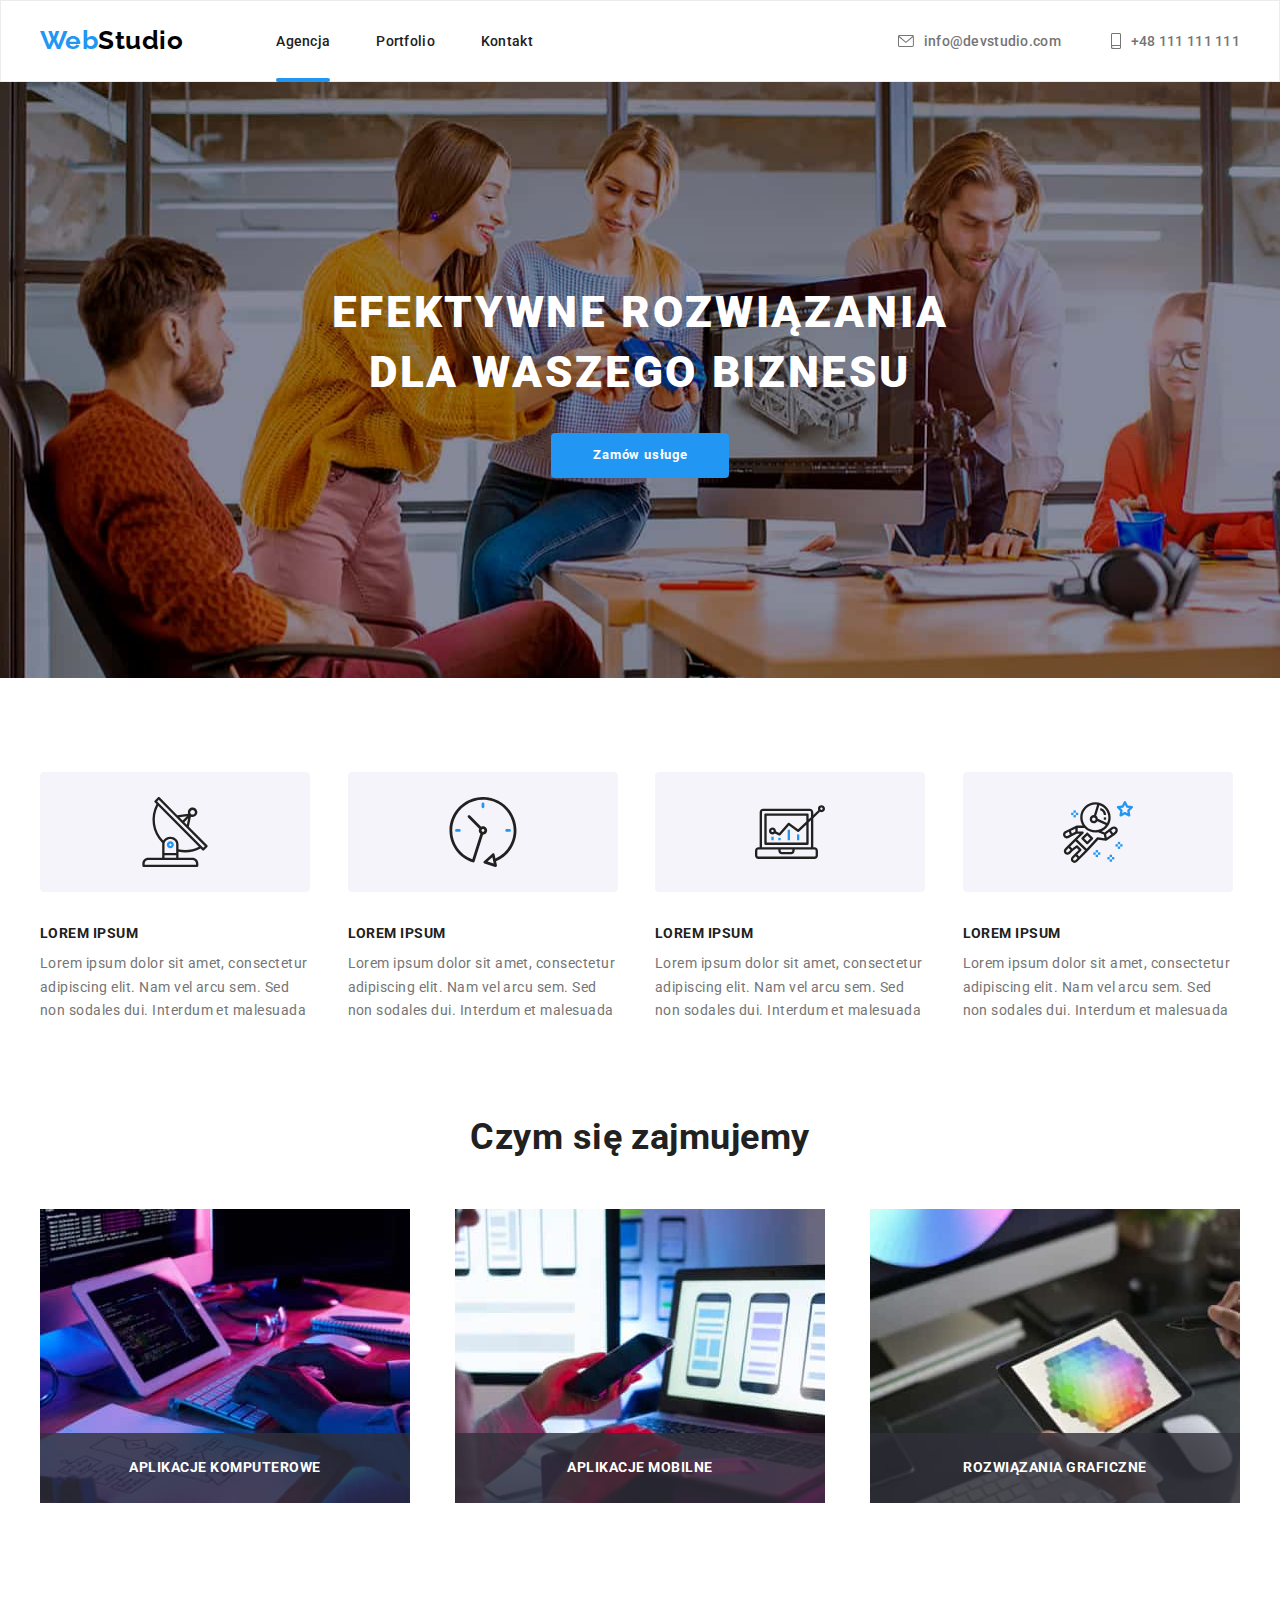
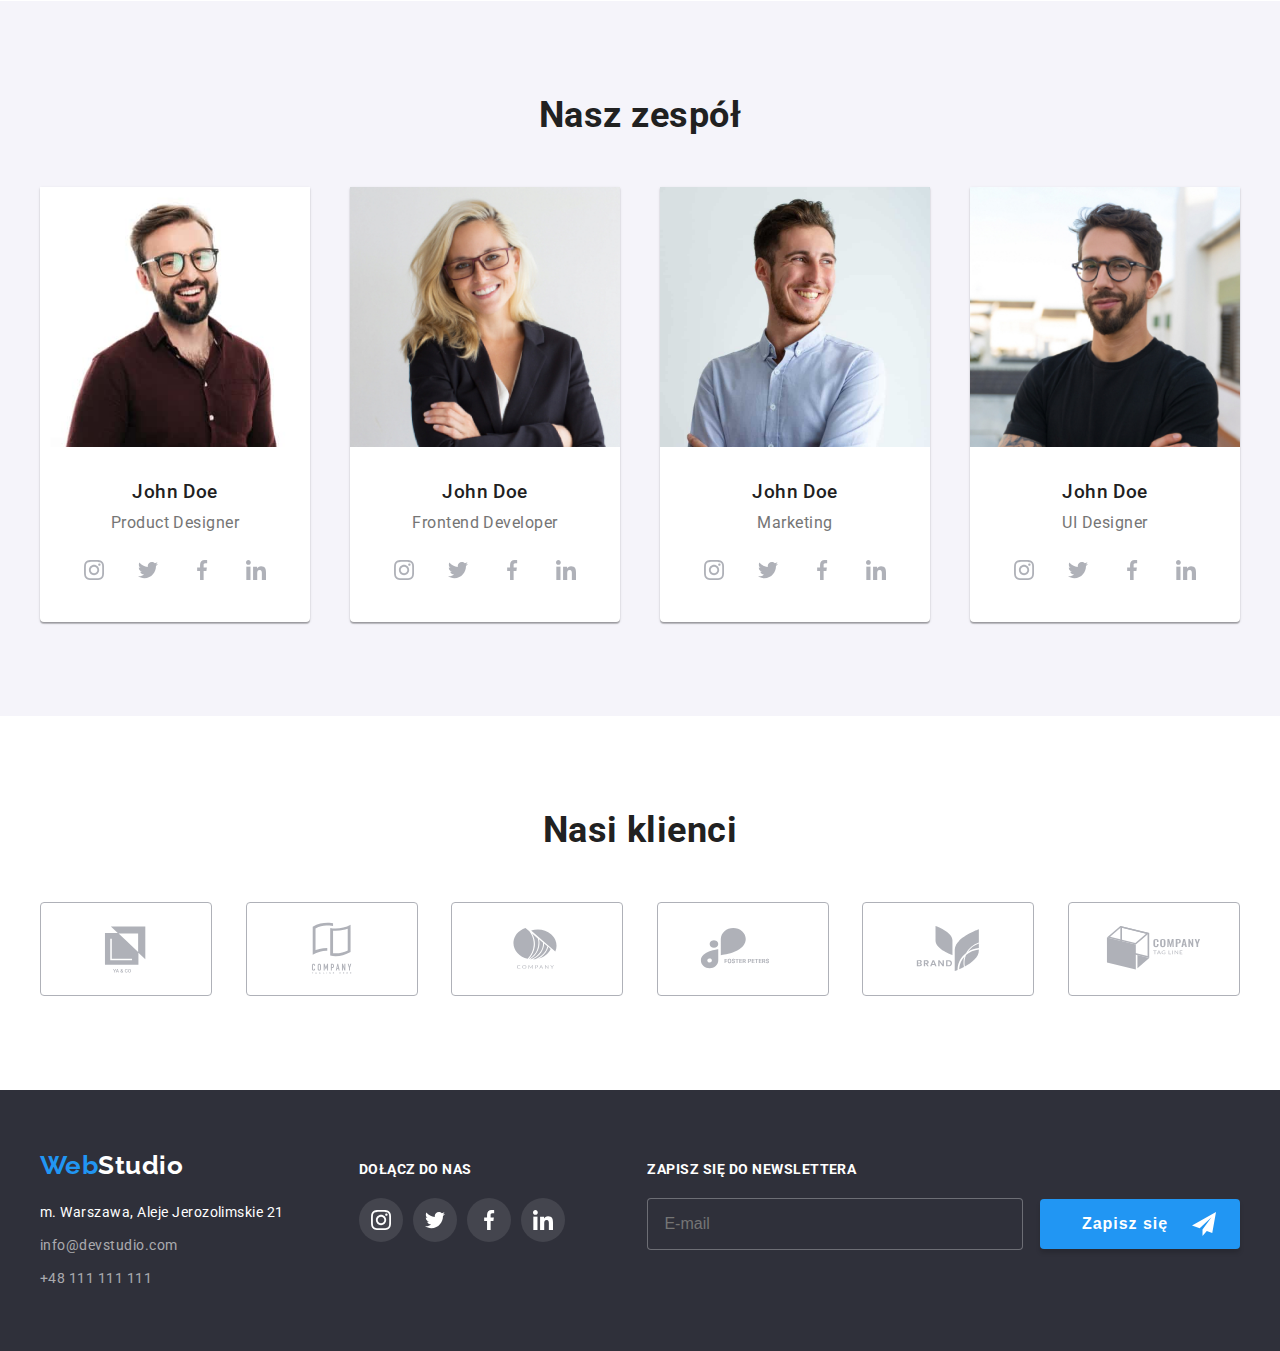
<file: index.html>
<!DOCTYPE html>
<html lang="pl">
  <head>
    <meta charset="UTF-8" />
    <meta http-equiv="X-UA-Compatible" content="IE=edge" />
    <meta name="viewport" content="width=device-width, initial-scale=1.0" />
    <link rel="preconnect" href="https://fonts.googleapis.com" />
    <link rel="preconnect" href="https://fonts.gstatic.com" crossorigin />
    <link
      href="https://fonts.googleapis.com/css2?family=Raleway:wght@700&family=Roboto:wght@400;500;700;900&display=swap"
      rel="stylesheet"
    />
    <link
      rel="stylesheet"
      href="https://cdnjs.cloudflare.com/ajax/libs/modern-normalize/1.1.0/modern-normalize.min.css"
      integrity="sha512-wpPYUAdjBVSE4KJnH1VR1HeZfpl1ub8YT/NKx4PuQ5NmX2tKuGu6U/JRp5y+Y8XG2tV+wKQpNHVUX03MfMFn9Q=="
      crossorigin="anonymous"
      referrerpolicy="no-referrer"
    />
    <link href="./css/main.min.css" rel="stylesheet" />
    <title>WebStudio</title>
  </head>
  <body>
    <header class="header">
      <div class="container header__navigation">
        <nav class="header__navigation">
          <a class="logo logo--place" href="./index.html">
            Web<span class="logo__navigation">Studio</span></a
          >
          <ul class="header__menu-primary">
            <li>
              <a
                class="header__menu-primary-link active-border"
                href="./index.html"
                >Agencja</a
              >
            </li>
            <li>
              <a class="header__menu-primary-link" href="./portfolio.html"
                >Portfolio</a
              >
            </li>
            <li>
              <a class="header__menu-primary-link" href="#">Kontakt</a>
            </li>
          </ul>
        </nav>
        <ul class="header__menu-secondary">
          <li>
            <a
              class="header__menu-secondary-contact"
              href="mailto:info@devstudio.com"
            >
              <svg width="16" height="12">
                <use href="./images/icons.svg#icon-envelope"></use>
              </svg>
              info@devstudio.com
            </a>
          </li>
          <li>
            <a class="header__menu-secondary-contact" href="tel:+48111111111">
              <svg width="10" height="16">
                <use href="./images/icons.svg#icon-smartphone-1"></use>
              </svg>
              +48 111 111 111</a
            >
          </li>
        </ul>
      </div>
    </header>
    <main>
      <section class="main-section">
        <div class="container">
          <h1 class="main-primary__title">
            EFEKTYWNE ROZWIĄZANIA <br />
            DLA WASZEGO BIZNESU
          </h1>
          <button data-modal-open class="main-primary__button" type="button">
            Zamów usługe
          </button>
        </div>
      </section>
      <!--lorem -->
      <section class="section">
        <div class="container">
          <ul class="lorem">
            <li>
              <svg width="270" height="120">
                <use href="./images/icons.svg#icon-Group-1-1"></use>
              </svg>
              <h3 class="lorem__title">LOREM IPSUM</h3>
              <p class="lorem__subtitle">
                Lorem ipsum dolor sit amet, consectetur adipiscing elit. Nam vel
                arcu sem. Sed non sodales dui. Interdum et malesuada
              </p>
            </li>
            <li>
              <svg width="270" height="120">
                <use href="./images/icons.svg#icon-Group-2-1"></use>
              </svg>
              <h3 class="lorem__title">LOREM IPSUM</h3>
              <p class="lorem__subtitle">
                Lorem ipsum dolor sit amet, consectetur adipiscing elit. Nam vel
                arcu sem. Sed non sodales dui. Interdum et malesuada
              </p>
            </li>
            <li>
              <svg width="270" height="120">
                <use href="./images/icons.svg#icon-Group-3-1"></use>
              </svg>
              <h3 class="lorem__title">LOREM IPSUM</h3>
              <p class="lorem__subtitle">
                Lorem ipsum dolor sit amet, consectetur adipiscing elit. Nam vel
                arcu sem. Sed non sodales dui. Interdum et malesuada
              </p>
            </li>
            <li>
              <svg width="270" height="120">
                <use href="./images/icons.svg#icon-Group-4"></use>
              </svg>
              <h3 class="lorem__title">LOREM IPSUM</h3>
              <p class="lorem__subtitle">
                Lorem ipsum dolor sit amet, consectetur adipiscing elit. Nam vel
                arcu sem. Sed non sodales dui. Interdum et malesuada
              </p>
            </li>
          </ul>
        </div>
      </section>
      <!--zajęcia-->
      <section class="section section--place">
        <div class="container">
          <h2 class="section__header">Czym się zajmujemy</h2>
          <ul class="work">
            <li>
              <figure class="work__image">
                <img
                  src="images/img1.jpg"
                  alt="praca przy komputerze "
                  width="370"
                  height="294"
                />
                <figcaption class="work__title">
                  APLIKACJE KOMPUTEROWE
                </figcaption>
              </figure>
            </li>
            <li>
              <figure class="work__image">
                <img
                  src="images/img2.jpg"
                  alt="praca na telefonie"
                  width="370"
                  height="294"
                />
                <figcaption class="work__title">APLIKACJE MOBILNE</figcaption>
              </figure>
            </li>
            <li>
              <figure class="work__image">
                <img
                  src="images/img3.jpg"
                  alt="praca na tablecie"
                  width="370"
                  height="294"
                />
                <figcaption class="work__title">
                  ROZWIĄZANIA GRAFICZNE
                </figcaption>
              </figure>
            </li>
          </ul>
        </div>
      </section>
      <!--zespół-->
      <section class="section section--color">
        <div class="container">
          <h2 class="section__header">Nasz zespół</h2>
          <ul class="team">
            <li>
              <figure class="team__item">
                <img
                  src="images/img4.jpg"
                  alt="Mężczyzna w okularach i ciemnej koszuli"
                  width="270"
                  height="260"
                />
                <figcaption>
                  <h3 class="team__name">John Doe</h3>
                  <p class="team__position">Product Designer</p>
                  <ul class="team__icons">
                    <li>
                      <a href="#" class="team__icon">
                        <svg width="20" height="20">
                          <use href="./images/icons.svg#icon-instagram-2"></use>
                        </svg>
                      </a>
                    </li>
                    <li>
                      <a href="#" class="team__icon">
                        <svg width="20" height="20">
                          <use href="./images/icons.svg#icon-twitter-1"></use>
                        </svg>
                      </a>
                    </li>
                    <li>
                      <a href="#" class="team__icon">
                        <svg width="20" height="20">
                          <use href="./images/icons.svg#icon-facebook-1"></use>
                        </svg>
                      </a>
                    </li>
                    <li>
                      <a href="#" class="team__icon">
                        <svg width="20" height="20">
                          <use href="./images/icons.svg#icon-linkedin-1"></use>
                        </svg>
                      </a>
                    </li>
                  </ul>
                </figcaption>
              </figure>
            </li>
            <li>
              <figure class="team__item">
                <img
                  src="images/img5.jpg"
                  alt="Kobieta w okularach w czarnej garsonce"
                  width="270"
                  height="260"
                />
                <figcaption>
                  <h3 class="team__name">John Doe</h3>
                  <p class="team__position">Frontend Developer</p>
                  <ul class="team__icons">
                    <li>
                      <a href="#" class="team__icon">
                        <svg width="20" height="20">
                          <use href="./images/icons.svg#icon-instagram-2"></use>
                        </svg>
                      </a>
                    </li>
                    <li>
                      <a href="#" class="team__icon">
                        <svg width="20" height="20">
                          <use href="./images/icons.svg#icon-twitter-1"></use>
                        </svg>
                      </a>
                    </li>
                    <li>
                      <a href="#" class="team__icon">
                        <svg width="20" height="20">
                          <use href="./images/icons.svg#icon-facebook-1"></use>
                        </svg>
                      </a>
                    </li>
                    <li>
                      <a href="#" class="team__icon">
                        <svg width="20" height="20">
                          <use href="./images/icons.svg#icon-linkedin-1"></use>
                        </svg>
                      </a>
                    </li>
                  </ul>
                </figcaption>
              </figure>
            </li>
            <li>
              <figure class="team__item">
                <img
                  src="images/img6.jpg"
                  alt="Mężczyzna w jasnej koszuli"
                  width="270"
                  height="260"
                />
                <figcaption>
                  <h3 class="team__name">John Doe</h3>
                  <p class="team__position">Marketing</p>
                  <ul class="team__icons">
                    <li>
                      <a href="#" class="team__icon">
                        <svg width="20" height="20">
                          <use href="./images/icons.svg#icon-instagram-2"></use>
                        </svg>
                      </a>
                    </li>
                    <li>
                      <a href="#" class="team__icon">
                        <svg width="20" height="20">
                          <use href="./images/icons.svg#icon-twitter-1"></use>
                        </svg>
                      </a>
                    </li>
                    <li>
                      <a href="#" class="team__icon">
                        <svg width="20" height="20">
                          <use href="./images/icons.svg#icon-facebook-1"></use>
                        </svg>
                      </a>
                    </li>
                    <li>
                      <a href="#" class="team__icon">
                        <svg width="20" height="20">
                          <use href="./images/icons.svg#icon-linkedin-1"></use>
                        </svg>
                      </a>
                    </li>
                  </ul>
                </figcaption>
              </figure>
            </li>
            <li>
              <figure class="team__item">
                <img
                  src="images/img7.jpg"
                  alt="Mężczyzna w okularach i ciemnej koszulce"
                  width="270"
                  height="260"
                />
                <figcaption>
                  <h3 class="team__name">John Doe</h3>
                  <p class="team__position">UI Designer</p>
                  <ul class="team__icons">
                    <li>
                      <a href="#" class="team__icon">
                        <svg width="20" height="20">
                          <use href="./images/icons.svg#icon-instagram-2"></use>
                        </svg>
                      </a>
                    </li>
                    <li>
                      <a href="#" class="team__icon">
                        <svg width="20" height="20">
                          <use href="./images/icons.svg#icon-twitter-1"></use>
                        </svg>
                      </a>
                    </li>
                    <li>
                      <a href="#" class="team__icon">
                        <svg width="20" height="20">
                          <use href="./images/icons.svg#icon-facebook-1"></use>
                        </svg>
                      </a>
                    </li>
                    <li>
                      <a href="#" class="team__icon">
                        <svg width="20" height="20">
                          <use href="./images/icons.svg#icon-linkedin-1"></use>
                        </svg>
                      </a>
                    </li>
                  </ul>
                </figcaption>
              </figure>
            </li>
          </ul>
        </div>
      </section>
      <!--nasi klienci-->
      <section class="section">
        <div class="container">
          <h2 class="section__header">Nasi klienci</h2>
          <ul class="clients">
            <li>
              <a href="#" class="clients__icon">
                <svg width="106" height="60.04">
                  <use href="./images/icons.svg#icon-Logo"></use>
                </svg>
              </a>
            </li>
            <li>
              <a href="#" class="clients__icon">
                <svg width="106" height="60.04">
                  <use href="./images/icons.svg#icon-Logo-1"></use>
                </svg>
              </a>
            </li>
            <li>
              <a href="#" class="clients__icon">
                <svg width="106" height="60.04">
                  <use href="./images/icons.svg#icon-Logo-2"></use>
                </svg>
              </a>
            </li>
            <li>
              <a href="#" class="clients__icon">
                <svg width="106" height="60.04">
                  <use href="./images/icons.svg#icon-Logo-3"></use>
                </svg>
              </a>
            </li>
            <li>
              <a href="#" class="clients__icon">
                <svg width="106" height="60.04">
                  <use href="./images/icons.svg#icon-Logo-4"></use>
                </svg>
              </a>
            </li>
            <li>
              <a href="#" class="clients__icon">
                <svg width="106" height="60.04">
                  <use href="./images/icons.svg#icon-Logo-5"></use>
                </svg>
              </a>
            </li>
          </ul>
        </div>
      </section>
    </main>
    <footer class="foot">
      <div class="container container--flex">
        <div>
          <a class="logo" href="./index.htm">
            Web<span class="logo__foot">Studio</span>
          </a>
          <address>
            <ul class="address address--place">
              <li>m. Warszawa, Aleje Jerozolimskie 21</li>
              <li class="address__list">
                <a class="address__link" href="mailto:info@devstudio.com"
                  >info@devstudio.com</a
                >
              </li>
              <li class="address__list">
                <a class="address__link" href="tel:+48111111111"
                  >+48 111 111 111</a
                >
              </li>
            </ul>
          </address>
        </div>
        <div>
          <h4 class="join join--top">DOŁĄCZ DO NAS</h4>
          <ul class="join__list">
            <li>
              <a href="#" class="join__icon">
                <svg width="20" height="20">
                  <use href="./images/icons.svg#icon-instagram-2-1"></use>
                </svg>
              </a>
            </li>
            <li>
              <a href="#" class="join__icon">
                <svg width="20" height="20">
                  <use href="./images/icons.svg#icon-twitter-1-1"></use>
                </svg>
              </a>
            </li>
            <li>
              <a href="#" class="join__icon">
                <svg width="20" height="20">
                  <use href="./images/icons.svg#icon-facebook-1-1"></use>
                </svg>
              </a>
            </li>
            <li>
              <a href="#" class="join__icon">
                <svg width="20" height="20">
                  <use href="./images/icons.svg#icon-linkedin-1-1"></use>
                </svg>
              </a>
            </li>
          </ul>
        </div>
        <div class="news-place">
          <h4 class="newsletter">ZAPISZ SIĘ DO NEWSLETTERA</h4>
          <form>
            <input
              class="newsletter__email"
              type="email"
              name="email"
              placeholder="E-mail"
            />
            <button class="newsletter__button" type="submit">
              Zapisz się
              <svg class="newsletter__icon" width="24" height="24">
                <use href="./images/icons.svg#icon-icon-send-1"></use>
              </svg>
            </button>
          </form>
        </div>
      </div>
    </footer>
    <div data-modal class="backdrop is-hidden">
      <div class="modal">
        <div class="modal__control">
          <button class="modal__close" data-modal-close type="button">
            <svg class="modal__svg" width="18" height="18">
              <use href="./images/icons.svg#icon-close-black-18dp-2-1-2"></use>
            </svg>
          </button>
        </div>
        <h4 class="modal__contact">Zostaw swoje dane w formularzu poniżej</h4>
        <form class="form">
          <label class="form__name" for="name">
            Imię
            <input class="form__title" type="text" name="name" id="name" />
            <svg class="form__icon" width="18" height="18">
              <use href="./images/icons.svg#icon-person-black-18dp-1-2"></use>
            </svg>
          </label>
          <label class="form__tel" for="tel">
            Telefon
            <input class="form__title" type="tel" name="tel" id="tel" />
            <svg class="form__icon" width="18" height="18">
              <use href="./images/icons.svg#icon-phone-black-18dp-1-2"></use>
            </svg>
          </label>
          <label class="form__email" for="email">
            Email
            <input class="form__title" type="email" name="email" id="email" />
            <svg class="form__icon" width="18" height="18">
              <use href="./images/icons.svg#icon-email-black-18dp-1-2"></use>
            </svg>
          </label>
          <label class="form__comment" for="text"
            >Komentarz
            <textarea
              class="form__textarea"
              name="text"
              id="text"
              placeholder="Wprowadź tekst"
            ></textarea>
          </label>
          <label class="form__checkbox" for="check"
            ><input
              type="checkbox"
              id="check"
              name="check"
              value="1"
              class="form__input-checkbox"
            />Oświadczam iż akceptuję
            <a class="form__link" href="#">Regulamin</a> i
            <a class="form__link" href="#">Politykę Prywatności</a>.</label
          >
          <button class="modal-button" type="submit">Wyślij</button>
        </form>
      </div>
    </div>
    <script src="./js/modal.js"></script>
  </body>
</html>
</file>
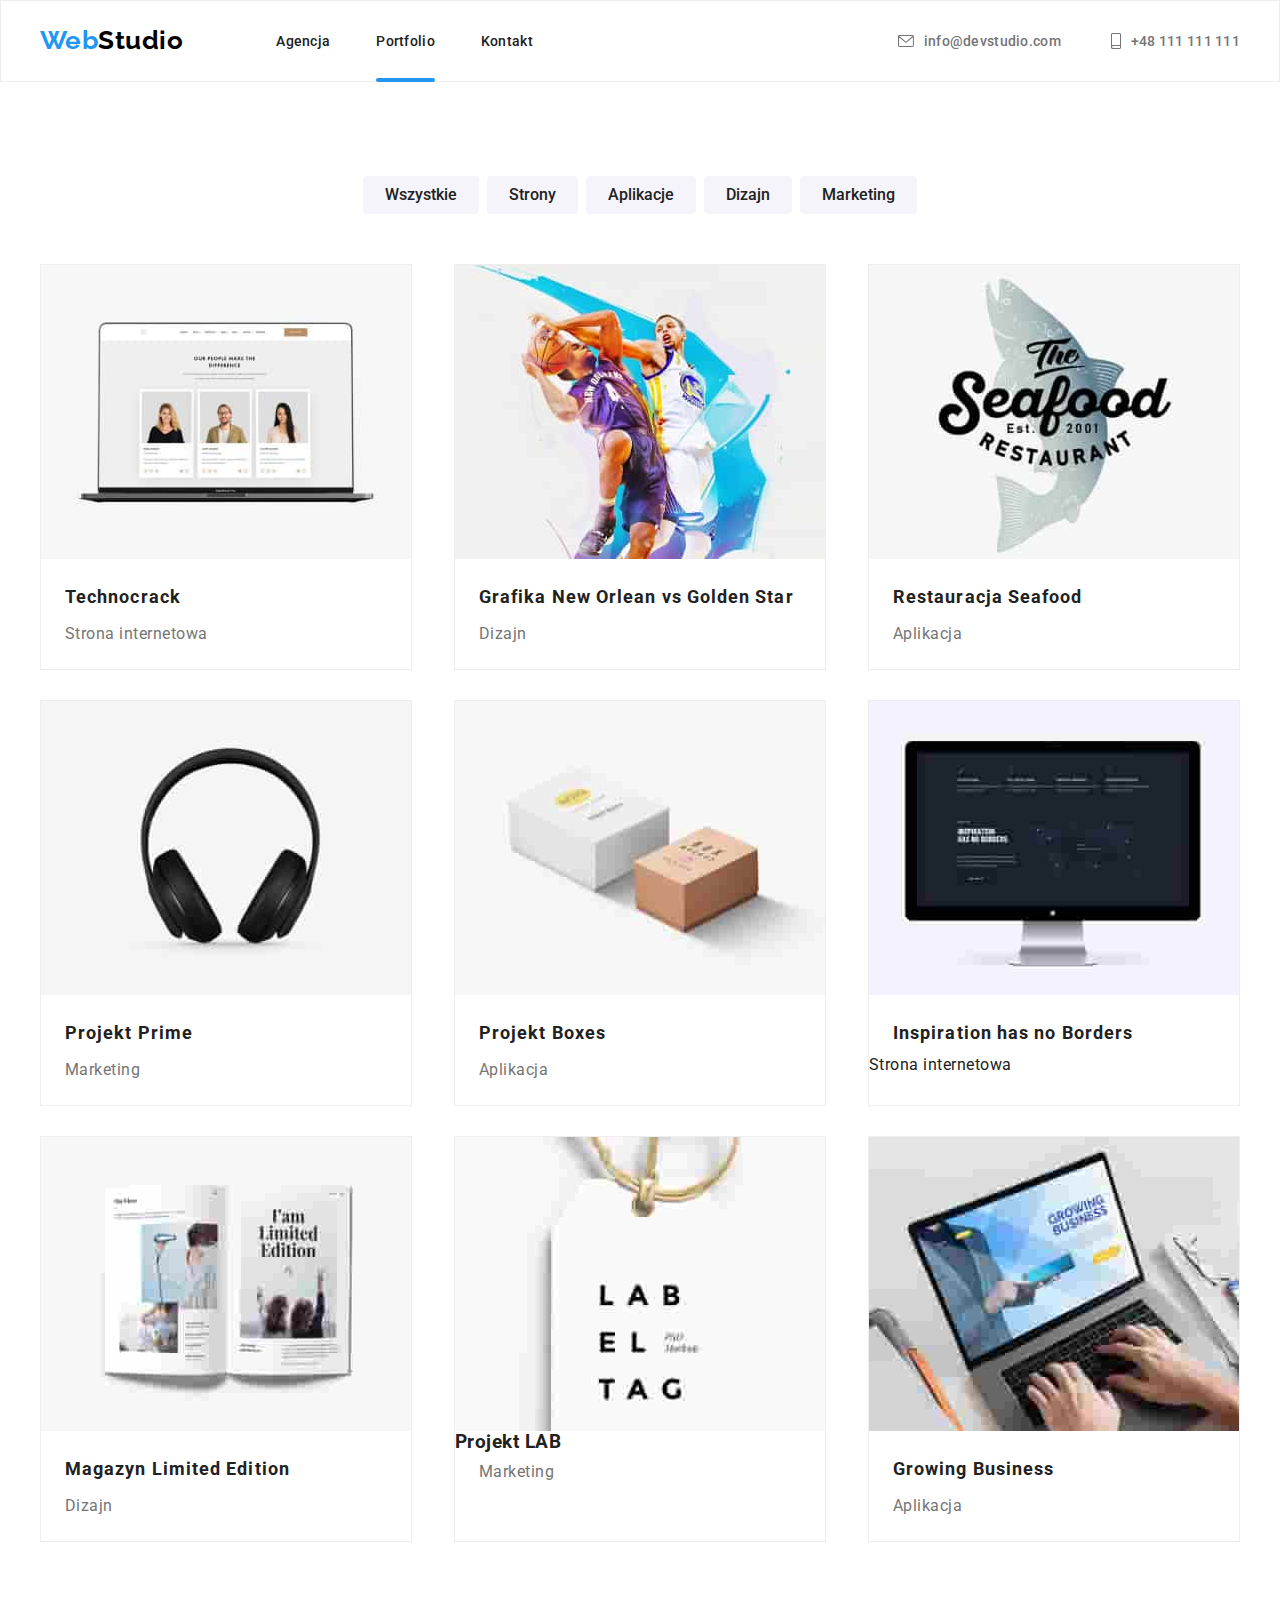
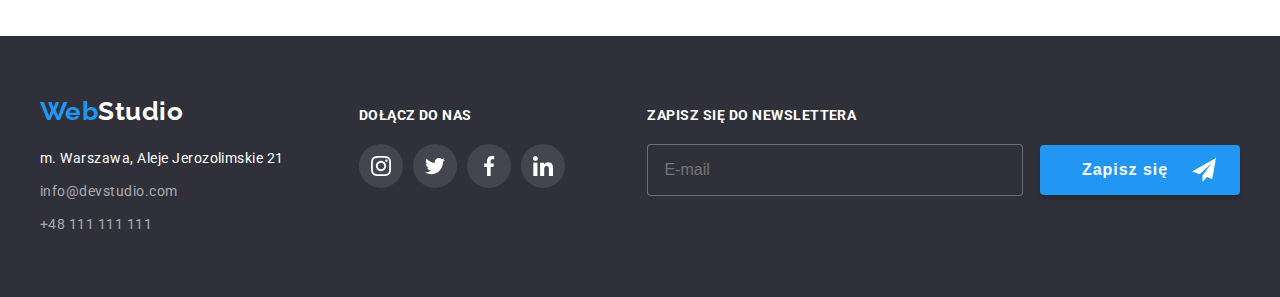
<file: portfolio.html>
<!DOCTYPE html>
<html lang="pl">
  <head>
    <meta charset="UTF-8" />
    <meta http-equiv="X-UA-Compatible" content="IE=edge" />
    <meta name="viewport" content="width=device-width, initial-scale=1.0" />
    <link rel="preconnect" href="https://fonts.googleapis.com" />
    <link rel="preconnect" href="https://fonts.gstatic.com" crossorigin />
    <link
      href="https://fonts.googleapis.com/css2?family=Raleway:wght@700&family=Roboto:wght@400;500;700;900&display=swap"
      rel="stylesheet"
    />
    <link
      rel="stylesheet"
      href="https://cdnjs.cloudflare.com/ajax/libs/modern-normalize/1.1.0/modern-normalize.min.css"
      integrity="sha512-wpPYUAdjBVSE4KJnH1VR1HeZfpl1ub8YT/NKx4PuQ5NmX2tKuGu6U/JRp5y+Y8XG2tV+wKQpNHVUX03MfMFn9Q=="
      crossorigin="anonymous"
      referrerpolicy="no-referrer"
    />
    <link href="./css/main.min.css" rel="stylesheet" />
    <title>portfolio</title>
  </head>
  <body>
    <header class="header">
      <section>
        <div class="container header__navigation">
          <nav class="header__navigation">
            <a class="logo logo--place" href="./index.html">
              Web<span class="logo__navigation">Studio</span></a
            >
            <ul class="header__menu-primary">
              <li>
                <a class="header__menu-primary-link" href="./index.html"
                  >Agencja</a
                >
              </li>
              <li>
                <a
                  class="header__menu-primary-link active-border"
                  href="./portfolio.html"
                  >Portfolio</a
                >
              </li>
              <li>
                <a class="header__menu-primary-link" href="#">Kontakt</a>
              </li>
            </ul>
          </nav>
          <ul class="header__menu-secondary">
            <li>
              <a
                class="header__menu-secondary-contact"
                href="mailto:info@devstudio.com"
                ><svg width="16" height="12">
                  <use href="./images/icons.svg#icon-envelope"></use>
                </svg>
                info@devstudio.com</a
              >
            </li>
            <li>
              <a class="header__menu-secondary-contact" href="tel:+48111111111"
                ><svg width="10" height="16">
                  <use href="./images/icons.svg#icon-smartphone-1"></use>
                </svg>
                +48 111 111 111</a
              >
            </li>
          </ul>
        </div>
      </section>
    </header>
    <main>
      <!--przyciski-->
      <section class="section">
        <div class="container">
          <ul class="button-portfolio">
            <li>
              <button class="button-portfolio__item" type="button">
                Wszystkie
              </button>
            </li>
            <li>
              <button class="button-portfolio__item" type="button">
                Strony
              </button>
            </li>
            <li>
              <button class="button-portfolio__item" type="button">
                Aplikacje
              </button>
            </li>
            <li>
              <button class="button-portfolio__item" type="button">
                Dizajn
              </button>
            </li>
            <li>
              <button class="button-portfolio__item" type="button">
                Marketing
              </button>
            </li>
          </ul>
          <ul class="portfolio-image">
            <li>
              <figure class="portfolio-image__item">
                <div class="portfolio-image__container">
                  <img
                    src="images/img8.jpg"
                    alt="Laptop z zdjęciami ludzi"
                    width="370"
                    height="294"
                  />
                  <p class="portfolio-image__card-hidden">
                    Technocrack jest popularną platformą wykorzystywaną do
                    rozpowszechniania koronawirusa. Firmy wykorzystują tę
                    platformę do celów szpiegowskich i ataków na
                    niezabezpieczone serwery konkurencji
                  </p>
                </div>
                <figcaption>
                  <h3 class="portfolio-image__title">Technocrack</h3>
                  <p class="portfolio-image__subtitle">Strona internetowa</p>
                </figcaption>
              </figure>
            </li>
            <li>
              <figure class="portfolio-image__item">
                <div class="portfolio-image__container">
                  <img
                    src="images/img9.jpg"
                    alt="Dwóch koszykarzy"
                    width="370"
                    height="294"
                  />
                  <p class="portfolio-image__card-hidden">
                    Technocrack jest popularną platformą wykorzystywaną do
                    rozpowszechniania koronawirusa. Firmy wykorzystują tę
                    platformę do celów szpiegowskich i ataków na
                    niezabezpieczone serwery konkurencji
                  </p>
                </div>
                <figcaption>
                  <h3 class="portfolio-image__title">
                    Grafika New Orlean vs Golden Star
                  </h3>
                  <p class="portfolio-image__subtitle">Dizajn</p>
                </figcaption>
              </figure>
            </li>
            <li>
              <figure class="portfolio-image__item">
                <div class="portfolio-image__container">
                  <img
                    src="images/img10.jpg"
                    alt="Nazwa Restauracji"
                    width="370"
                    height="294"
                  />
                  <p class="portfolio-image__card-hidden">
                    Technocrack jest popularną platformą wykorzystywaną do
                    rozpowszechniania koronawirusa. Firmy wykorzystują tę
                    platformę do celów szpiegowskich i ataków na
                    niezabezpieczone serwery konkurencji
                  </p>
                </div>
                <figcaption>
                  <h3 class="portfolio-image__title">Restauracja Seafood</h3>
                  <p class="portfolio-image__subtitle">Aplikacja</p>
                </figcaption>
              </figure>
            </li>
            <li>
              <figure class="portfolio-image__item">
                <div class="portfolio-image__container">
                  <img
                    src="images/img11.jpg"
                    alt="Słuchawki bezprzewodowe"
                    width="370"
                    height="294"
                  />
                  <p class="portfolio-image__card-hidden">
                    Technocrack jest popularną platformą wykorzystywaną do
                    rozpowszechniania koronawirusa. Firmy wykorzystują tę
                    platformę do celów szpiegowskich i ataków na
                    niezabezpieczone serwery konkurencji
                  </p>
                </div>
                <figcaption>
                  <h3 class="portfolio-image__title">Projekt Prime</h3>
                  <p class="portfolio-image__subtitle">Marketing</p>
                </figcaption>
              </figure>
            </li>
            <li>
              <figure class="portfolio-image__item">
                <div class="portfolio-image__container">
                  <img
                    src="images/img12.jpg"
                    alt="Dwa pudełka"
                    width="370"
                    height="294"
                  />
                  <p class="portfolio-image__card-hidden">
                    Technocrack jest popularną platformą wykorzystywaną do
                    rozpowszechniania koronawirusa. Firmy wykorzystują tę
                    platformę do celów szpiegowskich i ataków na
                    niezabezpieczone serwery konkurencji
                  </p>
                </div>
                <figcaption>
                  <h3 class="portfolio-image__title">Projekt Boxes</h3>
                  <p class="portfolio-image__subtitle">Aplikacja</p>
                </figcaption>
              </figure>
            </li>
            <li>
              <figure class="portfolio-image__item">
                <div class="portfolio-image__container">
                  <img
                    src="images/img13.jpg"
                    alt="Monitor"
                    width="370"
                    height="294"
                  />
                  <p class="portfolio-image__card-hidden">
                    Technocrack jest popularną platformą wykorzystywaną do
                    rozpowszechniania koronawirusa. Firmy wykorzystują tę
                    platformę do celów szpiegowskich i ataków na
                    niezabezpieczone serwery konkurencji
                  </p>
                </div>
                <figcaption>
                  <h3 class="portfolio-image__title">
                    Inspiration has no Borders
                  </h3>
                  <p class="pportfolio-image__subtitle">Strona internetowa</p>
                </figcaption>
              </figure>
            </li>
            <li>
              <figure class="portfolio-image__item">
                <div class="portfolio-image__container">
                  <img
                    src="images/img14.jpg"
                    alt="Gazeta"
                    width="370"
                    height="294"
                  />
                  <p class="portfolio-image__card-hidden">
                    Technocrack jest popularną platformą wykorzystywaną do
                    rozpowszechniania koronawirusa. Firmy wykorzystują tę
                    platformę do celów szpiegowskich i ataków na
                    niezabezpieczone serwery konkurencji
                  </p>
                </div>
                <figcaption>
                  <h3 class="portfolio-image__title">
                    Magazyn Limited Edition
                  </h3>
                  <p class="portfolio-image__subtitle">Dizajn</p>
                </figcaption>
              </figure>
            </li>
            <li>
              <figure class="portfolio-image__item">
                <div class="portfolio-image__container">
                  <img
                    src="images/img15.jpg"
                    alt="Metka"
                    width="370"
                    height="294"
                  />
                  <p class="portfolio-image__card-hidden">
                    Technocrack jest popularną platformą wykorzystywaną do
                    rozpowszechniania koronawirusa. Firmy wykorzystują tę
                    platformę do celów szpiegowskich i ataków na
                    niezabezpieczone serwery konkurencji
                  </p>
                </div>
                <figcaption>
                  <h3 class="pportfolio-image__title">Projekt LAB</h3>
                  <p class="portfolio-image__subtitle">Marketing</p>
                </figcaption>
              </figure>
            </li>
            <li>
              <figure class="portfolio-image__item">
                <div class="portfolio-image__container">
                  <img
                    src="images/img16.jpg"
                    alt="Praca przy laptopie"
                    width="370"
                    height="294"
                  />
                  <p class="portfolio-image__card-hidden">
                    Technocrack jest popularną platformą wykorzystywaną do
                    rozpowszechniania koronawirusa. Firmy wykorzystują tę
                    platformę do celów szpiegowskich i ataków na
                    niezabezpieczone serwery konkurencji
                  </p>
                </div>
                <figcaption>
                  <h3 class="portfolio-image__title">Growing Business</h3>
                  <p class="portfolio-image__subtitle">Aplikacja</p>
                </figcaption>
              </figure>
            </li>
          </ul>
        </div>
      </section>
    </main>
    <footer class="foot">
      <div class="container container--flex">
        <div>
          <a class="logo" href="./index.htm">
            Web<span class="logo__foot">Studio</span>
          </a>
          <address>
            <ul class="address address--place">
              <li>m. Warszawa, Aleje Jerozolimskie 21</li>
              <li class="address__list">
                <a class="address__link" href="mailto:info@devstudio.com"
                  >info@devstudio.com</a
                >
              </li>
              <li class="address__list">
                <a class="address__link" href="tel:+48111111111"
                  >+48 111 111 111</a
                >
              </li>
            </ul>
          </address>
        </div>
        <div>
          <h4 class="join join--top">DOŁĄCZ DO NAS</h4>
          <ul class="join__list">
            <li>
              <a href="#" class="join__icon">
                <svg width="20" height="20">
                  <use href="./images/icons.svg#icon-instagram-2-1"></use>
                </svg>
              </a>
            </li>
            <li>
              <a href="#" class="join__icon">
                <svg width="20" height="20">
                  <use href="./images/icons.svg#icon-twitter-1-1"></use>
                </svg>
              </a>
            </li>
            <li>
              <a href="#" class="join__icon">
                <svg width="20" height="20">
                  <use href="./images/icons.svg#icon-facebook-1-1"></use>
                </svg>
              </a>
            </li>
            <li>
              <a href="#" class="join__icon">
                <svg width="20" height="20">
                  <use href="./images/icons.svg#icon-linkedin-1-1"></use>
                </svg>
              </a>
            </li>
          </ul>
        </div>
        <div class="news-place">
          <h4 class="newsletter">ZAPISZ SIĘ DO NEWSLETTERA</h4>
          <form>
            <input
              class="newsletter__email"
              type="email"
              name="email"
              placeholder="E-mail"
            />
            <button class="newsletter__button" type="submit">
              Zapisz się
              <svg class="newsletter__icon" width="24" height="24">
                <use href="./images/icons.svg#icon-icon-send-1"></use>
              </svg>
            </button>
          </form>
        </div>
      </div>
    </footer>
  </body>
</html>
</file>
<file: css/main.min.css>
.active-border::after{content:"";display:block;position:absolute;bottom:-33px;width:100%;height:4px;border-radius:2px;background-color:#2196f3}.address{font-size:14px;font-style:normal;line-height:1.71;color:#fff}.address--place{margin-top:20px;margin-right:70px}.address__list{padding-top:9px}.address__link{color:rgba(255,255,255,.6);transition:color 250ms cubic-bezier(0.4, 0, 0.2, 1),fill 250ms cubic-bezier(0.4, 0, 0.2, 1)}.address__link:hover,.address__link:focus{color:#2196f3;fill:#2196f3}.backdrop{position:fixed;left:0;right:0;bottom:0;top:0;background-color:rgba(0,0,0,.4);transition:visibility 250ms cubic-bezier(0.4, 0, 0.2, 1),opacity 250ms cubic-bezier(0.4, 0, 0.2, 1)}button{cursor:pointer}.main-primary__button{font-family:"Roboto",sans-serif;font-weight:700;line-height:1.87;letter-spacing:.06em;color:#fff;background-color:#2196f3;border-radius:4px;padding:10px 41px 10px 42px;margin-bottom:200px;border-style:hidden;cursor:pointer}.button-portfolio{display:flex;justify-content:center;-moz-column-gap:8px;column-gap:8px;padding-bottom:50px}.button-portfolio__item{font-family:"Roboto",sans-serif;font-weight:500;font-size:16px;line-height:1.62;background:#f5f4fa;color:#212121;border-radius:4px;padding:6px 22px;border-style:hidden;transition:box-shadow 250ms cubic-bezier(0.4, 0, 0.2, 1)}.button-portfolio__item:hover,.button-portfolio__item:focus{color:#fff;background:#2196f3;box-shadow:0px 3px 1px rgba(0,0,0,.1),0px 1px 2px rgba(0,0,0,.08),0px 2px 2px rgba(0,0,0,.12)}.modal-button{position:absolute;top:418.62px;left:124px;margin-bottom:40px;background-color:#2196f3;box-shadow:0px 4px 4px rgba(0,0,0,.15);border-radius:4px;color:#fff;border-style:hidden;font-weight:700;font-size:16px;line-height:1.87;letter-spacing:.06em;padding:10px 76px}.clients{display:flex;justify-content:space-between;-moz-column-gap:30px;column-gap:30px}.clients__icon{display:flex;align-items:center;justify-content:center;width:170px;height:92px;border-radius:4px;border:1px solid #afb1b8;background-color:rgba(0,0,0,0);fill:#afb1b8;cursor:pointer;transition:fill 250ms cubic-bezier(0.4, 0, 0.2, 1),border-color 250ms cubic-bezier(0.4, 0, 0.2, 1)}.clients__icon:hover,.clients__icon:focus{fill:#2196f3;border-color:#2196f3}.form{display:block;margin-left:40px;position:relative}.form__name{position:absolute;left:0;top:0px;display:block;font-size:12px;line-height:1.16;letter-spacing:.01em;color:#757575}.form__tel{position:absolute;left:0;top:67.92px;display:block;font-size:12px;line-height:1.16;letter-spacing:.01em;color:#757575}.form__email{position:absolute;left:0;top:135.8445px;display:block;font-size:12px;line-height:1.16;letter-spacing:.01em;color:#757575}.form__comment{position:absolute;left:0;top:203.76px;display:block;font-size:12px;line-height:1.16;letter-spacing:.01em;color:#757575}.form__title{border:1px solid rgba(33,33,33,.2);border-radius:4px;display:inline-flex;align-items:center;padding-left:42px;margin-top:4px;margin-right:40px;margin-bottom:10px;width:448px;height:40px;transition:border-color 250ms cubic-bezier(0.4, 0, 0.2, 1)}.form__title:hover,.form__title:focus{border-color:#2196f3}.form__icon{position:absolute;display:inline-flex;align-items:center;top:22px;left:3px;margin-top:8px;margin-left:9px;margin-bottom:11px;fill:#212121;transition:fill 250ms cubic-bezier(0.4, 0, 0.2, 1),background-color 250ms cubic-bezier(0.4, 0, 0.2, 1)}.form__textarea{padding:12px 16px;margin-top:4px;margin-right:40px;border:1px solid rgba(33,33,33,.2);border-radius:4px;outline:none;transition:border-color 250ms cubic-bezier(0.4, 0, 0.2, 1)}.form__textarea:hover,.form__textarea:focus{border-color:#2196f3}.form__input-checkbox{margin-right:7px;background-color:#212121}.form__checkbox{position:absolute;top:366.68px;left:15px;font-size:14px;line-height:1.71;color:#757575}.form__link{color:#2196f3;text-decoration-line:underline}.foot{background:#2f303a;padding:60px 0;display:flex}.container{max-width:1200px;width:100%;margin:0 auto}.container--flex{display:flex;justify-content:space-between}*{margin:0;padding:0}ul{list-style:none}a{text-decoration:none}body{font-family:"Roboto",sans-serif;color:#212121;letter-spacing:.03em}input{border:none;outline:none}input:hover{outline:none}input:hover+.form__icon,input:focus+.form__icon{fill:#2196f3}textarea{resize:none;width:448px;height:120px;outline:none}textarea:-moz-placeholder-shown{font-size:12px;line-height:1.16;letter-spacing:.01em;color:rgba(117,117,117,.5)}textarea:placeholder-shown{font-size:12px;line-height:1.16;letter-spacing:.01em;color:rgba(117,117,117,.5)}.header{border:1px solid #ececec}.header__navigation,.header__menu-secondary,.header__menu-primary{display:flex;align-items:center;justify-content:space-between}.header__menu-primary{gap:46px}.header__menu-secondary{gap:50px}.header__menu-secondary-contact,.header__menu-primary-link{display:flex;align-items:center;-moz-column-gap:10px;column-gap:10px;font-weight:500;font-size:14px;line-height:1.2;letter-spacing:.02em;color:#757575;fill:#757575;transition:color 250ms cubic-bezier(0.4, 0, 0.2, 1),fill 250ms cubic-bezier(0.4, 0, 0.2, 1)}.header__menu-secondary-contact:hover,.header__menu-primary-link:hover,.header__menu-secondary-contact:focus,.header__menu-primary-link:focus{color:#2196f3;fill:#2196f3}.header__menu-primary-link{position:relative;color:#212121}.header__menu-primary-link:hover,.header__menu-primary-link:focus{color:#2196f3;fill:#2196f3}.header__menu-primary li{position:relative}.is-hidden{visibility:hidden;opacity:0;pointer-events:none}.is-hidden .modal{transform:translate(-50%, -50%) scale(0) rotate(45deg)}.join{color:#fff;padding-bottom:20px;font-weight:700;font-size:14px;line-height:1.14;text-transform:uppercase}.join--top{padding-top:12px}.join__list{display:flex;-moz-column-gap:10px;column-gap:10px}.join__icon{display:flex;align-items:center;justify-content:center;width:44px;height:44px;border-radius:50%;background-color:rgba(255,255,255,.1);fill:#fff;cursor:pointer;transition:fill 250ms cubic-bezier(0.4, 0, 0.2, 1),background-color 250ms cubic-bezier(0.4, 0, 0.2, 1)}.join__icon:hover,.join__icon:focus{fill:#fff;background-color:#2196f3}.logo{font-family:"Raleway",sans-serif;font-weight:700;font-size:26px;line-height:1.2;color:#2196f3}.logo--place{padding:24px 93px 25px 0}.logo__navigation{color:#000}.logo__foot{color:#fff}.lorem{display:flex;justify-content:space-between;-moz-column-gap:30px;column-gap:30px}.lorem__title{font-weight:700;font-size:14px;line-height:1.14;text-transform:uppercase;margin-bottom:10px;margin-top:30px}.lorem__subtitle{font-size:14px;line-height:1.71;color:#757575}.main-primary__title{font-weight:900;font-size:44px;line-height:1.37;letter-spacing:.06em;color:#fff;text-transform:uppercase;margin-bottom:30px;padding-top:200px}.main-section{text-align:center;margin:auto;max-width:1600px;background:#2f303a;background-image:url("../images/img17.jpg");background-repeat:no-repeat}.modal{position:absolute;left:50%;top:50%;width:528px;height:581px;transform:translate(-50%, -50%) scale(1) rotate(0deg);background-color:#fff;padding-top:8px;box-shadow:0px 1px 3px rgba(0,0,0,.12),0px 1px 1px rgba(0,0,0,.14),0px 2px 1px rgba(0,0,0,.2);border-radius:4px;transition:transform 250ms cubic-bezier(0.4, 0, 0.2, 1)}.modal__close{border:1px solid rgba(0,0,0,.1);width:30px;height:30px;background-color:#fff;border-radius:50%;color:#000;text-align:center}.modal__svg{display:flex;align-items:center;margin:0 auto}.modal__control{text-align:right;padding-right:8px}.modal__contact{text-align:center;font-weight:700;font-size:20px;line-height:1.15;padding:2px 40px 12px 40px;color:#212121}.news-place{margin-left:78px;padding-top:12px}.newsletter{color:#fff;padding-bottom:20px;font-weight:700;font-size:14px;line-height:1.14;text-transform:uppercase}.newsletter__email{width:358px;font-weight:400;font-size:16px;line-height:1.25;color:rgba(255,255,255,.6);background-color:#2f303a;border:1px solid rgba(255,255,255,.3);border-radius:4px;padding-top:15px;padding-bottom:15px;padding-left:16px;outline:none;margin-right:12px}.newsletter__button{background-color:#2196f3;color:#fff;box-shadow:0px 4px 4px rgba(0,0,0,.15);border-radius:4px;border-style:hidden;padding:10px 24px 10px 42px;display:inline-flex;align-items:center;font-weight:700;font-size:16px;line-height:1.85;letter-spacing:.06em;fill:#fff}.newsletter__icon{margin-left:24px}.portfolio-image{display:flex;justify-content:space-between;flex-wrap:wrap;gap:30px}.portfolio-image__item{width:370px;height:404px;border:1px solid #eee;cursor:pointer;transition:box-shadow 250ms cubic-bezier(0.4, 0, 0.2, 1)}.portfolio-image__item:hover .portfolio-image__card-hidden{transform:translateY(0)}.portfolio-image__item:hover{box-shadow:0px 1px 1px rgba(0,0,0,.12),0px 4px 4px rgba(0,0,0,.06),1px 4px 6px rgba(0,0,0,.16)}.portfolio-image__container>img{display:block;width:100%;height:100%;-o-object-fit:cover;object-fit:cover}.portfolio-image__container{position:relative;overflow:hidden}.portfolio-image__card-hidden{font-family:"Roboto",sans-serif;font-size:18px;line-height:1.55;margin:0;position:absolute;left:0;top:0;bottom:0;right:0;background:#2196f3;color:#fff;padding:48px 45px 24px;transform:translateY(101%);transition:transform 250ms ease-in;margin-top:1px}.portfolio-image__title{font-weight:700;font-size:18px;line-height:2;letter-spacing:.06em;margin:20px 24px 4px}.portfolio-image__subtitle{line-height:1.88;color:#757575;margin:4px 24px 20px}.section{padding:94px 0}.section--color{background:#f5f4fa}.section__header{font-weight:700;font-size:36px;line-height:1.16;text-align:center;margin-bottom:50px}.section--place{padding-top:0}.team{display:flex;justify-content:space-between;-moz-column-gap:30px;column-gap:30px}.team__item{background:#fff;text-align:center;box-shadow:0px 1px 3px rgba(0,0,0,.12),0px 1px 1px rgba(0,0,0,.14),0px 2px 1px rgba(0,0,0,.2);border-radius:0px 0px 4px 4px}.team__name{font-weight:500;line-height:1.19;color:#212121;margin-top:30px;margin-bottom:10px}.team__position{line-height:1.19;color:#757575}.team__icons{display:flex;align-items:center;justify-content:center;-moz-column-gap:10px;column-gap:10px;margin-top:16px;padding-bottom:30px}.team__icon{display:flex;align-items:center;justify-content:center;width:44px;height:44px;border-radius:50%;background-color:rgba(0,0,0,0);fill:#afb1b8;cursor:pointer;transition:fill 250ms cubic-bezier(0.4, 0, 0.2, 1),background-color 250ms cubic-bezier(0.4, 0, 0.2, 1)}.team__icon:hover,.team__icon:focus{fill:#fff;background-color:#2196f3}.work{display:flex;justify-content:space-between;-moz-column-gap:30px;column-gap:30px}.work__image{position:relative;display:inline-flex}.work__title{font-weight:700;font-size:14px;line-height:1.14;display:flex;justify-content:center;align-items:center;color:#fff;background:rgba(47,48,58,.8);position:absolute;left:0;right:0;bottom:0;padding-top:27px;padding-bottom:27px}/*# sourceMappingURL=main.min.css.map */
</file>
